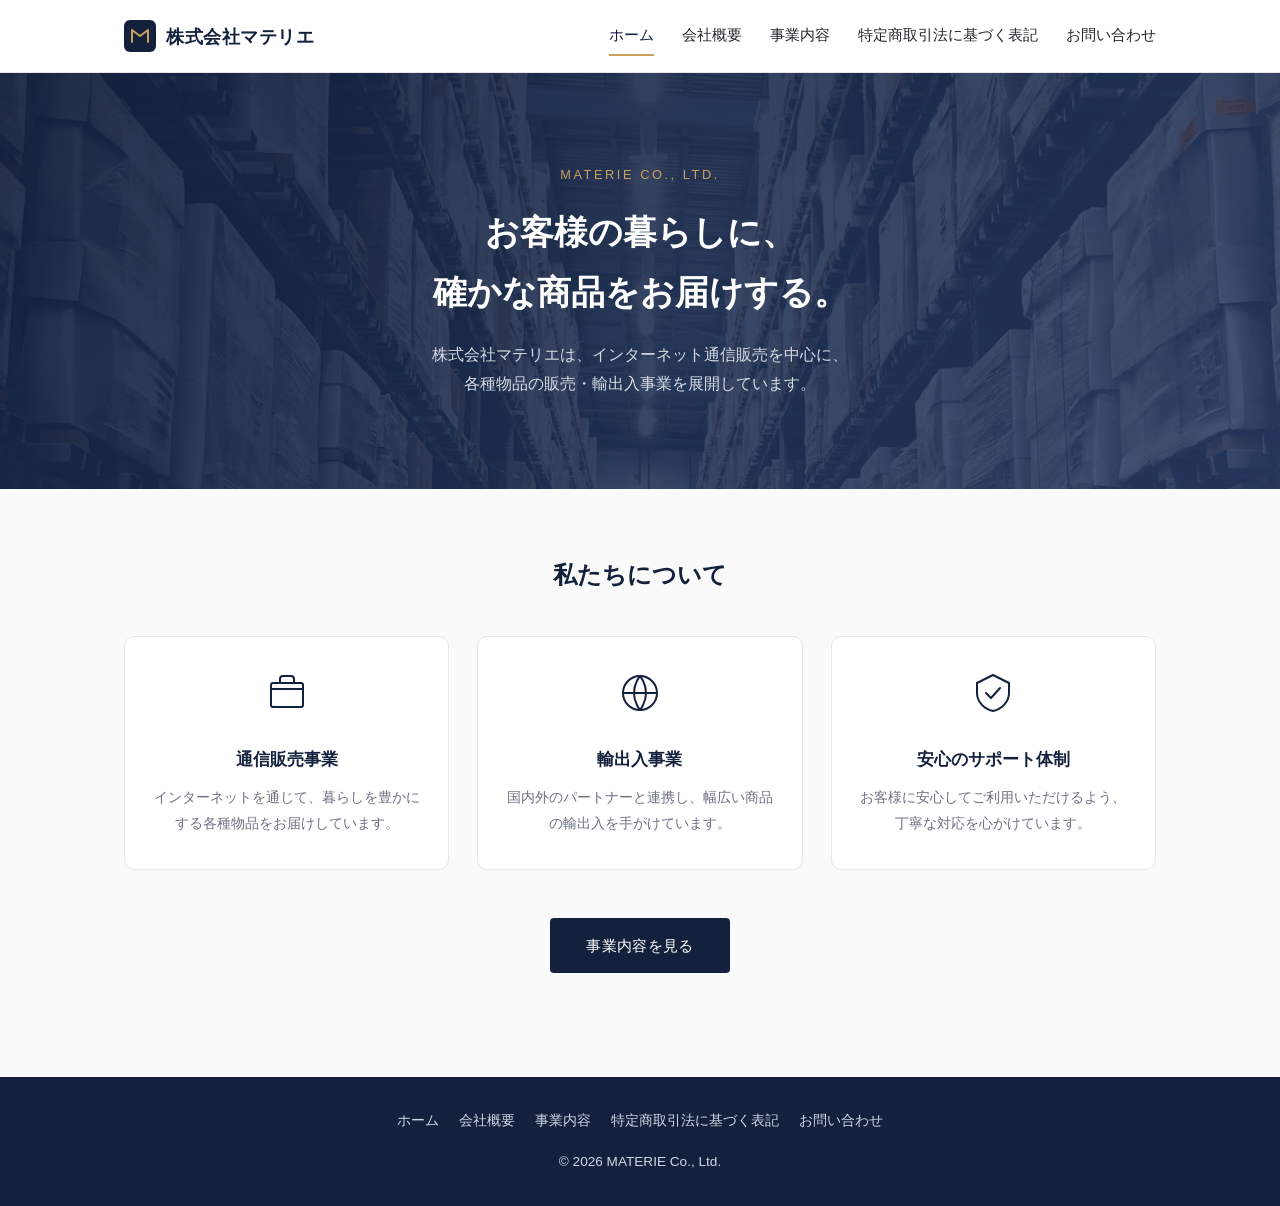
<file: index.html>
<!DOCTYPE html>
<html lang="ja">
<head>
<meta charset="UTF-8">
<meta name="viewport" content="width=device-width, initial-scale=1.0">
<title>株式会社マテリエ | MATERIE Co., Ltd.</title>
<link rel="stylesheet" href="style.css">
</head>
<body>

<header class="header">
  <div class="header-inner">
    <a href="index.html" class="brand">
      <svg class="brand-mark" viewBox="0 0 32 32" fill="none" xmlns="http://www.w3.org/2000/svg">
        <rect width="32" height="32" rx="6" fill="#14213D"/>
        <path d="M8 22V10L16 16L24 10V22" stroke="#C9A15A" stroke-width="2" stroke-linecap="round" stroke-linejoin="round"/>
      </svg>
      株式会社マテリエ
    </a>
    <input type="checkbox" id="nav-toggle" class="nav-toggle">
    <label for="nav-toggle" class="nav-toggle-label">&#9776;</label>
    <nav class="nav">
      <a href="index.html" class="active">ホーム</a>
      <a href="about.html">会社概要</a>
      <a href="business.html">事業内容</a>
      <a href="tokushoho.html">特定商取引法に基づく表記</a>
      <a href="contact.html">お問い合わせ</a>
    </nav>
  </div>
</header>

<section class="hero">
  <div class="hero-inner">
    <div class="eyebrow">MATERIE Co., Ltd.</div>
    <h1>お客様の暮らしに、<br>確かな商品をお届けする。</h1>
    <p>株式会社マテリエは、インターネット通信販売を中心に、<br>各種物品の販売・輸出入事業を展開しています。</p>
  </div>
</section>

<main>
  <div class="section-title">私たちについて</div>
  <div class="grid-3">
    <div class="card">
      <svg class="card-icon" viewBox="0 0 48 48" fill="none" xmlns="http://www.w3.org/2000/svg">
        <rect x="8" y="14" width="32" height="24" rx="2" stroke="currentColor" stroke-width="2"/>
        <path d="M8 20H40" stroke="currentColor" stroke-width="2"/>
        <path d="M17 14V10C17 8.34315 18.3431 7 20 7H28C29.6569 7 31 8.34315 31 10V14" stroke="currentColor" stroke-width="2"/>
      </svg>
      <h3>通信販売事業</h3>
      <p>インターネットを通じて、暮らしを豊かにする各種物品をお届けしています。</p>
    </div>
    <div class="card">
      <svg class="card-icon" viewBox="0 0 48 48" fill="none" xmlns="http://www.w3.org/2000/svg">
        <circle cx="24" cy="24" r="17" stroke="currentColor" stroke-width="2"/>
        <path d="M24 7C24 7 30 14 30 24C30 34 24 41 24 41" stroke="currentColor" stroke-width="2"/>
        <path d="M24 7C24 7 18 14 18 24C18 34 24 41 24 41" stroke="currentColor" stroke-width="2"/>
        <path d="M7 24H41" stroke="currentColor" stroke-width="2"/>
      </svg>
      <h3>輸出入事業</h3>
      <p>国内外のパートナーと連携し、幅広い商品の輸出入を手がけています。</p>
    </div>
    <div class="card">
      <svg class="card-icon" viewBox="0 0 48 48" fill="none" xmlns="http://www.w3.org/2000/svg">
        <path d="M24 6L40 14V24C40 32.8366 32.8366 40 24 42C15.1634 40 8 32.8366 8 24V14L24 6Z" stroke="currentColor" stroke-width="2" stroke-linejoin="round"/>
        <path d="M17 24L22 29L31 19" stroke="currentColor" stroke-width="2" stroke-linecap="round" stroke-linejoin="round"/>
      </svg>
      <h3>安心のサポート体制</h3>
      <p>お客様に安心してご利用いただけるよう、丁寧な対応を心がけています。</p>
    </div>
  </div>

  <div class="cta-row">
    <a href="business.html" class="btn">事業内容を見る</a>
  </div>
</main>

<footer>
  <div class="footer-nav">
    <a href="index.html">ホーム</a>
    <a href="about.html">会社概要</a>
    <a href="business.html">事業内容</a>
    <a href="tokushoho.html">特定商取引法に基づく表記</a>
    <a href="contact.html">お問い合わせ</a>
  </div>
  &copy; 2026 MATERIE Co., Ltd.
</footer>

</body>
</html>
</file>
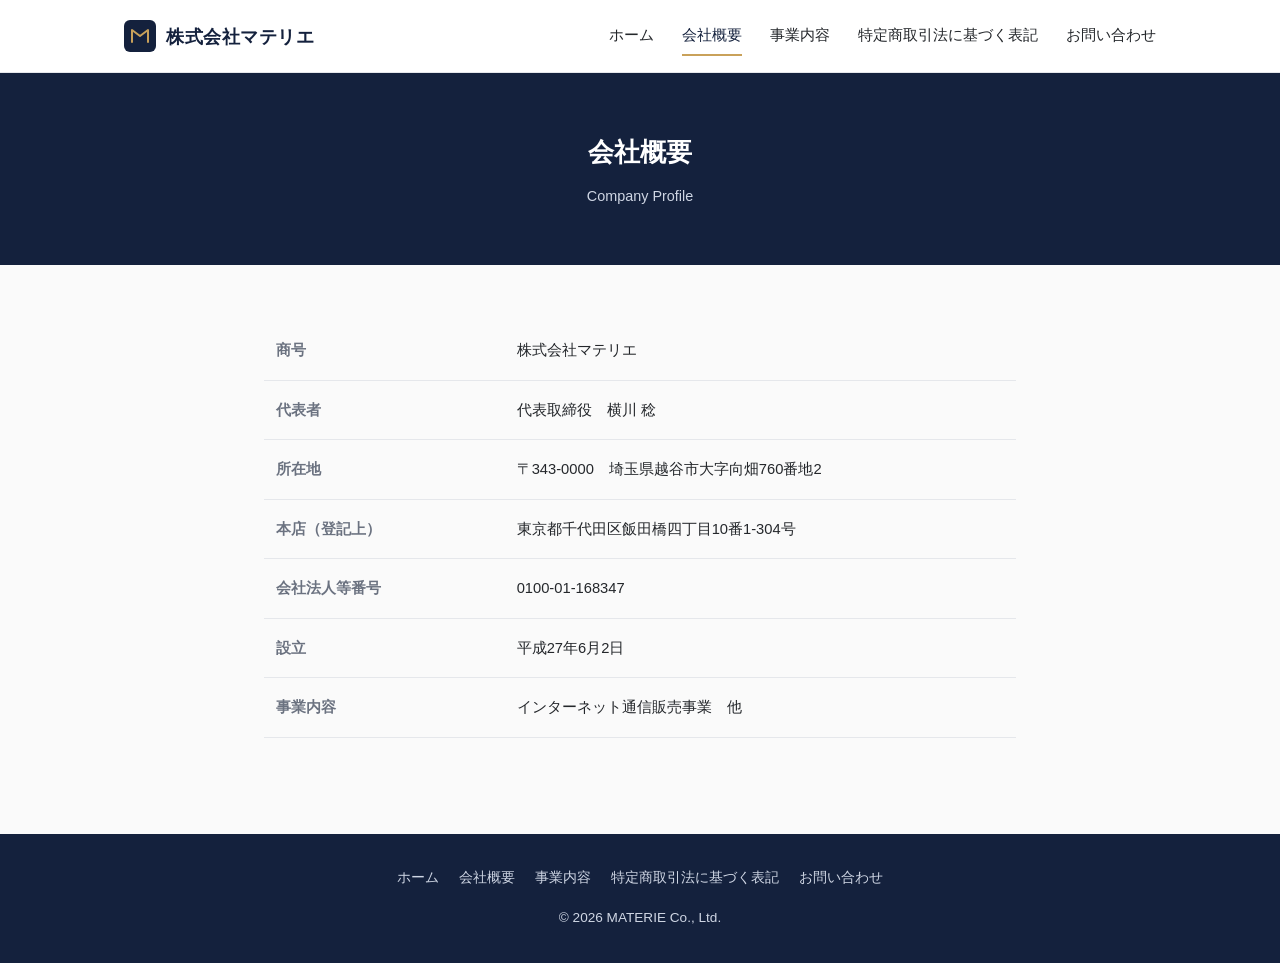
<file: about.html>
<!DOCTYPE html>
<html lang="ja">
<head>
<meta charset="UTF-8">
<meta name="viewport" content="width=device-width, initial-scale=1.0">
<title>会社概要 | 株式会社マテリエ</title>
<link rel="stylesheet" href="style.css">
</head>
<body>

<header class="header">
  <div class="header-inner">
    <a href="index.html" class="brand">
      <svg class="brand-mark" viewBox="0 0 32 32" fill="none" xmlns="http://www.w3.org/2000/svg">
        <rect width="32" height="32" rx="6" fill="#14213D"/>
        <path d="M8 22V10L16 16L24 10V22" stroke="#C9A15A" stroke-width="2" stroke-linecap="round" stroke-linejoin="round"/>
      </svg>
      株式会社マテリエ
    </a>
    <input type="checkbox" id="nav-toggle" class="nav-toggle">
    <label for="nav-toggle" class="nav-toggle-label">&#9776;</label>
    <nav class="nav">
      <a href="index.html">ホーム</a>
      <a href="about.html" class="active">会社概要</a>
      <a href="business.html">事業内容</a>
      <a href="tokushoho.html">特定商取引法に基づく表記</a>
      <a href="contact.html">お問い合わせ</a>
    </nav>
  </div>
</header>

<section class="page-hero">
  <h1>会社概要</h1>
  <p>Company Profile</p>
</section>

<main class="section-narrow">
  <table class="info">
    <tr><th>商号</th><td>株式会社マテリエ</td></tr>
    <tr><th>代表者</th><td>代表取締役　横川 稔</td></tr>
    <tr><th>所在地</th><td>〒343-0000　埼玉県越谷市大字向畑760番地2</td></tr>
    <tr><th>本店（登記上）</th><td>東京都千代田区飯田橋四丁目10番1-304号</td></tr>
    <tr><th>会社法人等番号</th><td>0100-01-168347</td></tr>
    <tr><th>設立</th><td>平成27年6月2日</td></tr>
    <tr><th>事業内容</th><td>インターネット通信販売事業　他</td></tr>
  </table>
</main>

<footer>
  <div class="footer-nav">
    <a href="index.html">ホーム</a>
    <a href="about.html">会社概要</a>
    <a href="business.html">事業内容</a>
    <a href="tokushoho.html">特定商取引法に基づく表記</a>
    <a href="contact.html">お問い合わせ</a>
  </div>
  &copy; 2026 MATERIE Co., Ltd.
</footer>

</body>
</html>
</file>
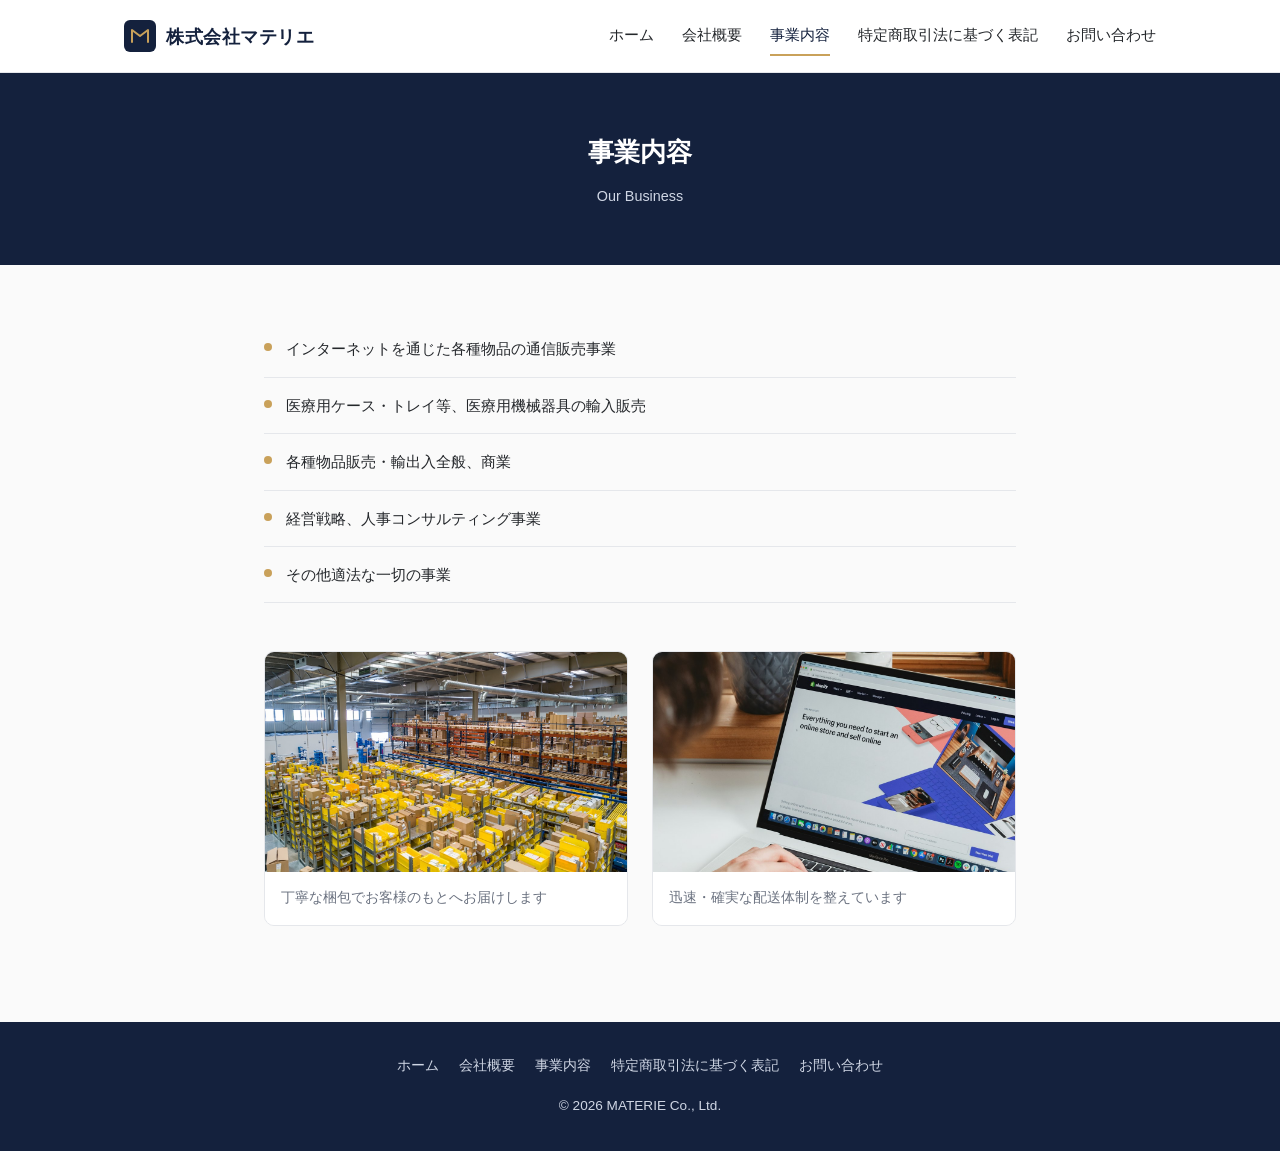
<file: business.html>
<!DOCTYPE html>
<html lang="ja">
<head>
<meta charset="UTF-8">
<meta name="viewport" content="width=device-width, initial-scale=1.0">
<title>事業内容 | 株式会社マテリエ</title>
<link rel="stylesheet" href="style.css">
</head>
<body>

<header class="header">
  <div class="header-inner">
    <a href="index.html" class="brand">
      <svg class="brand-mark" viewBox="0 0 32 32" fill="none" xmlns="http://www.w3.org/2000/svg">
        <rect width="32" height="32" rx="6" fill="#14213D"/>
        <path d="M8 22V10L16 16L24 10V22" stroke="#C9A15A" stroke-width="2" stroke-linecap="round" stroke-linejoin="round"/>
      </svg>
      株式会社マテリエ
    </a>
    <input type="checkbox" id="nav-toggle" class="nav-toggle">
    <label for="nav-toggle" class="nav-toggle-label">&#9776;</label>
    <nav class="nav">
      <a href="index.html">ホーム</a>
      <a href="about.html">会社概要</a>
      <a href="business.html" class="active">事業内容</a>
      <a href="tokushoho.html">特定商取引法に基づく表記</a>
      <a href="contact.html">お問い合わせ</a>
    </nav>
  </div>
</header>

<section class="page-hero">
  <h1>事業内容</h1>
  <p>Our Business</p>
</section>

<main class="section-narrow">
  <ul class="business-list">
    <li>インターネットを通じた各種物品の通信販売事業</li>
    <li>医療用ケース・トレイ等、医療用機械器具の輸入販売</li>
    <li>各種物品販売・輸出入全般、商業</li>
    <li>経営戦略、人事コンサルティング事業</li>
    <li>その他適法な一切の事業</li>
  </ul>

  <div class="photo-grid">
    <figure>
      <img src="images/packaging.jpg" alt="梱包作業の様子" loading="lazy">
      <figcaption>丁寧な梱包でお客様のもとへお届けします</figcaption>
    </figure>
    <figure>
      <img src="images/delivery.jpg" alt="配送の様子" loading="lazy">
      <figcaption>迅速・確実な配送体制を整えています</figcaption>
    </figure>
  </div>
</main>

<footer>
  <div class="footer-nav">
    <a href="index.html">ホーム</a>
    <a href="about.html">会社概要</a>
    <a href="business.html">事業内容</a>
    <a href="tokushoho.html">特定商取引法に基づく表記</a>
    <a href="contact.html">お問い合わせ</a>
  </div>
  &copy; 2026 MATERIE Co., Ltd.
</footer>

</body>
</html>
</file>
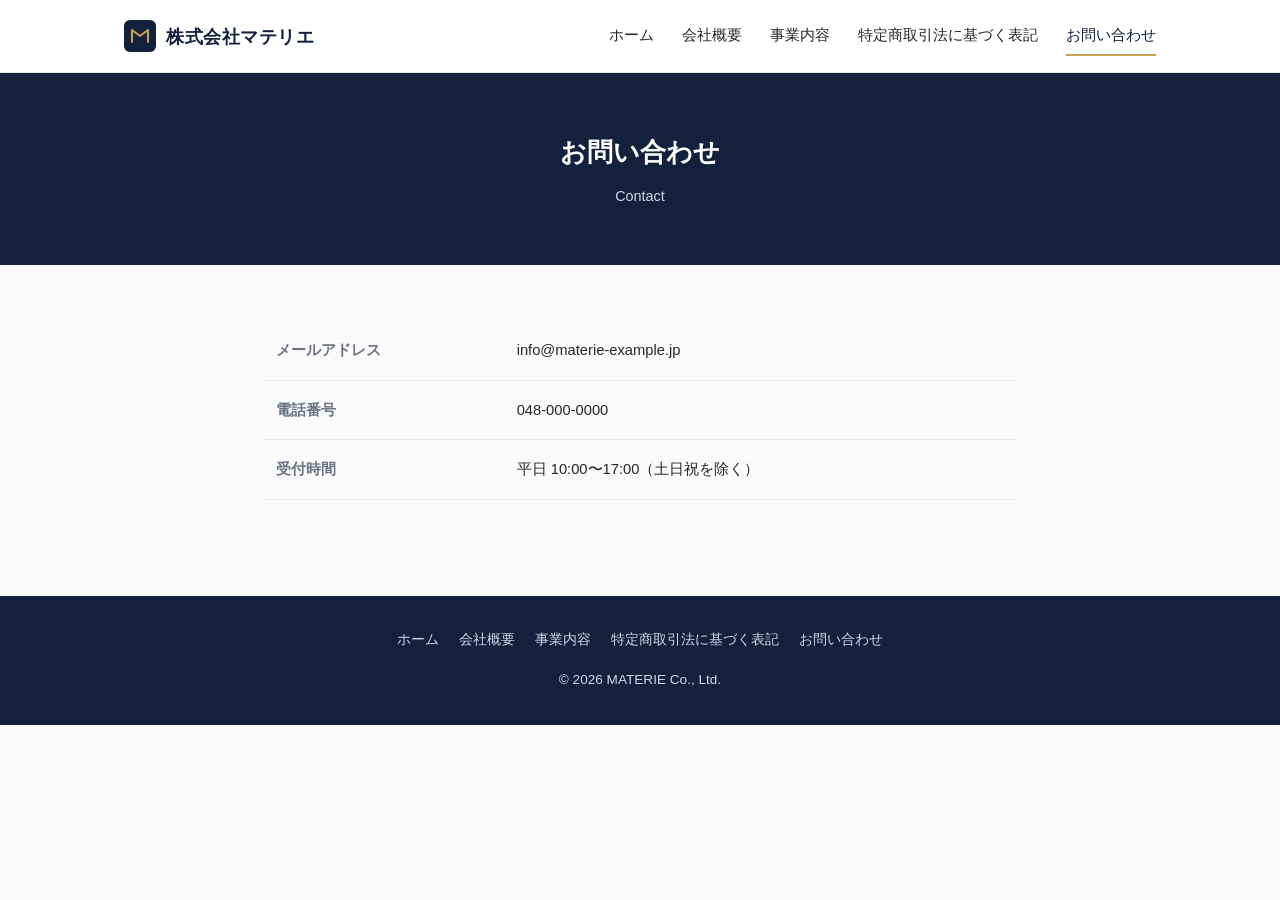
<file: contact.html>
<!DOCTYPE html>
<html lang="ja">
<head>
<meta charset="UTF-8">
<meta name="viewport" content="width=device-width, initial-scale=1.0">
<title>お問い合わせ | 株式会社マテリエ</title>
<link rel="stylesheet" href="style.css">
</head>
<body>

<header class="header">
  <div class="header-inner">
    <a href="index.html" class="brand">
      <svg class="brand-mark" viewBox="0 0 32 32" fill="none" xmlns="http://www.w3.org/2000/svg">
        <rect width="32" height="32" rx="6" fill="#14213D"/>
        <path d="M8 22V10L16 16L24 10V22" stroke="#C9A15A" stroke-width="2" stroke-linecap="round" stroke-linejoin="round"/>
      </svg>
      株式会社マテリエ
    </a>
    <input type="checkbox" id="nav-toggle" class="nav-toggle">
    <label for="nav-toggle" class="nav-toggle-label">&#9776;</label>
    <nav class="nav">
      <a href="index.html">ホーム</a>
      <a href="about.html">会社概要</a>
      <a href="business.html">事業内容</a>
      <a href="tokushoho.html">特定商取引法に基づく表記</a>
      <a href="contact.html" class="active">お問い合わせ</a>
    </nav>
  </div>
</header>

<section class="page-hero">
  <h1>お問い合わせ</h1>
  <p>Contact</p>
</section>

<main class="section-narrow">
  <table class="info">
    <tr><th>メールアドレス</th><td>info@materie-example.jp</td></tr>
    <tr><th>電話番号</th><td>048-000-0000</td></tr>
    <tr><th>受付時間</th><td>平日 10:00〜17:00（土日祝を除く）</td></tr>
  </table>
</main>

<footer>
  <div class="footer-nav">
    <a href="index.html">ホーム</a>
    <a href="about.html">会社概要</a>
    <a href="business.html">事業内容</a>
    <a href="tokushoho.html">特定商取引法に基づく表記</a>
    <a href="contact.html">お問い合わせ</a>
  </div>
  &copy; 2026 MATERIE Co., Ltd.
</footer>

</body>
</html>
</file>
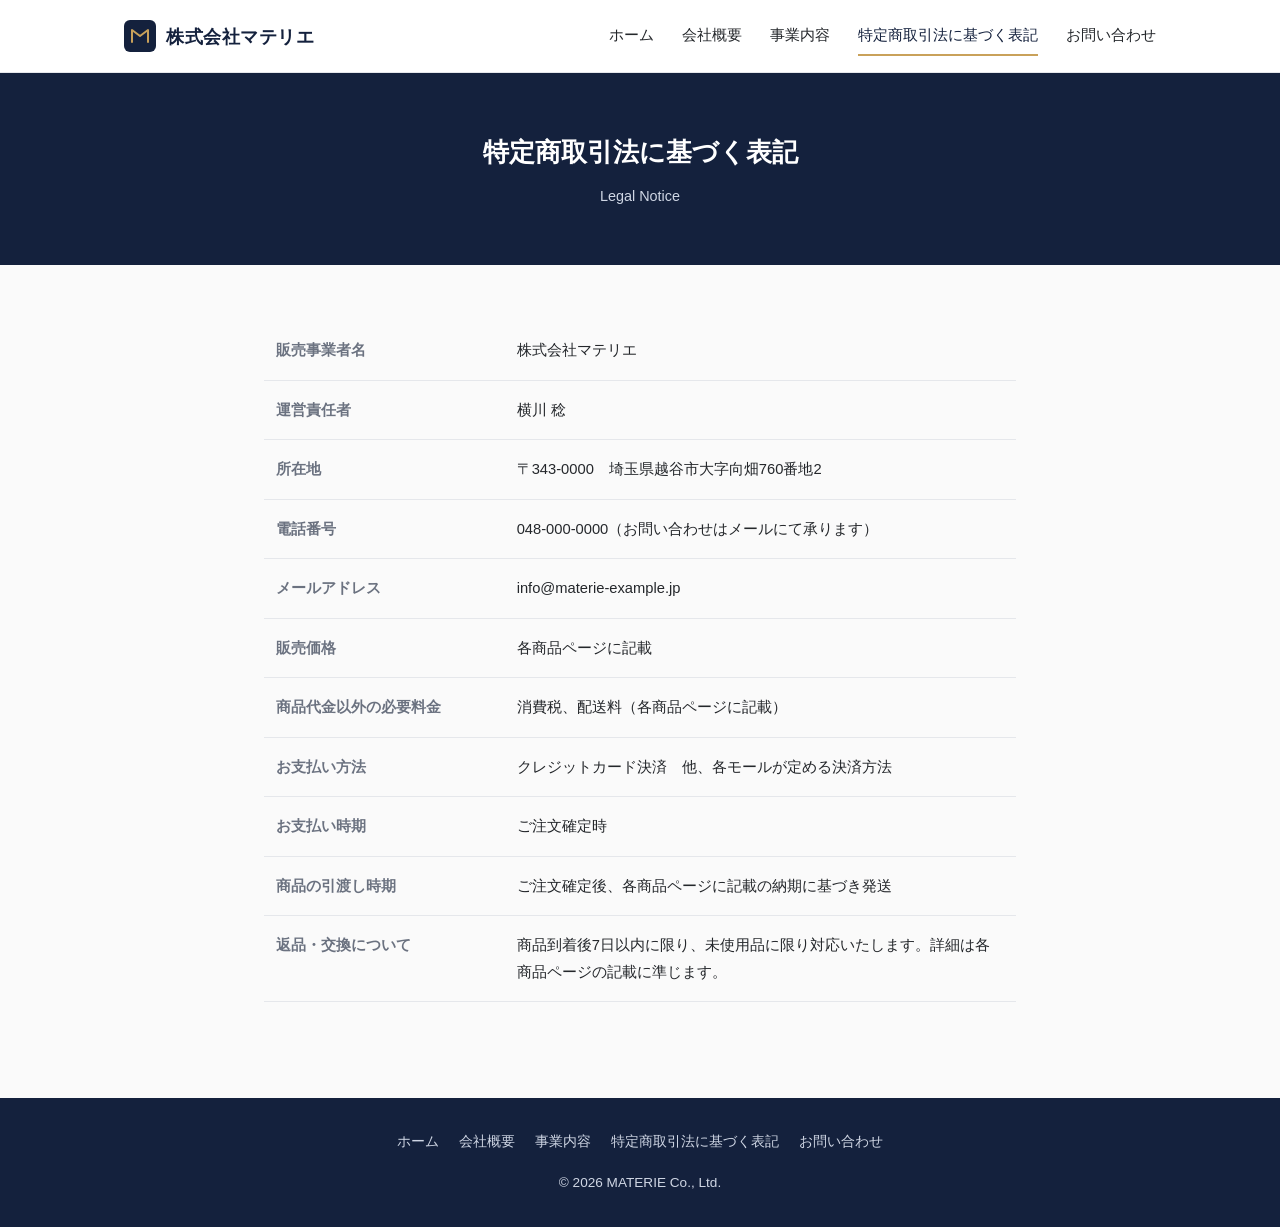
<file: tokushoho.html>
<!DOCTYPE html>
<html lang="ja">
<head>
<meta charset="UTF-8">
<meta name="viewport" content="width=device-width, initial-scale=1.0">
<title>特定商取引法に基づく表記 | 株式会社マテリエ</title>
<link rel="stylesheet" href="style.css">
</head>
<body>

<header class="header">
  <div class="header-inner">
    <a href="index.html" class="brand">
      <svg class="brand-mark" viewBox="0 0 32 32" fill="none" xmlns="http://www.w3.org/2000/svg">
        <rect width="32" height="32" rx="6" fill="#14213D"/>
        <path d="M8 22V10L16 16L24 10V22" stroke="#C9A15A" stroke-width="2" stroke-linecap="round" stroke-linejoin="round"/>
      </svg>
      株式会社マテリエ
    </a>
    <input type="checkbox" id="nav-toggle" class="nav-toggle">
    <label for="nav-toggle" class="nav-toggle-label">&#9776;</label>
    <nav class="nav">
      <a href="index.html">ホーム</a>
      <a href="about.html">会社概要</a>
      <a href="business.html">事業内容</a>
      <a href="tokushoho.html" class="active">特定商取引法に基づく表記</a>
      <a href="contact.html">お問い合わせ</a>
    </nav>
  </div>
</header>

<section class="page-hero">
  <h1>特定商取引法に基づく表記</h1>
  <p>Legal Notice</p>
</section>

<main class="section-narrow">
  <table class="info">
    <tr><th>販売事業者名</th><td>株式会社マテリエ</td></tr>
    <tr><th>運営責任者</th><td>横川 稔</td></tr>
    <tr><th>所在地</th><td>〒343-0000　埼玉県越谷市大字向畑760番地2</td></tr>
    <tr><th>電話番号</th><td>048-000-0000（お問い合わせはメールにて承ります）</td></tr>
    <tr><th>メールアドレス</th><td>info@materie-example.jp</td></tr>
    <tr><th>販売価格</th><td>各商品ページに記載</td></tr>
    <tr><th>商品代金以外の必要料金</th><td>消費税、配送料（各商品ページに記載）</td></tr>
    <tr><th>お支払い方法</th><td>クレジットカード決済　他、各モールが定める決済方法</td></tr>
    <tr><th>お支払い時期</th><td>ご注文確定時</td></tr>
    <tr><th>商品の引渡し時期</th><td>ご注文確定後、各商品ページに記載の納期に基づき発送</td></tr>
    <tr><th>返品・交換について</th><td>商品到着後7日以内に限り、未使用品に限り対応いたします。詳細は各商品ページの記載に準じます。</td></tr>
  </table>
</main>

<footer>
  <div class="footer-nav">
    <a href="index.html">ホーム</a>
    <a href="about.html">会社概要</a>
    <a href="business.html">事業内容</a>
    <a href="tokushoho.html">特定商取引法に基づく表記</a>
    <a href="contact.html">お問い合わせ</a>
  </div>
  &copy; 2026 MATERIE Co., Ltd.
</footer>

</body>
</html>
</file>
<file: style.css>
:root {
  --navy: #14213d;
  --navy-light: #1f2f52;
  --accent: #c9a15a;
  --bg: #fafafa;
  --text: #24272b;
  --muted: #6b7280;
  --border: #e5e7eb;
}

* { box-sizing: border-box; margin: 0; padding: 0; }

html { scroll-behavior: smooth; }

body {
  font-family: "Hiragino Kaku Gothic ProN", "Hiragino Sans", "Yu Gothic", Meiryo, sans-serif;
  color: var(--text);
  background: var(--bg);
  line-height: 1.8;
}

a { color: inherit; }

.header {
  position: sticky;
  top: 0;
  z-index: 100;
  background: #fff;
  border-bottom: 1px solid var(--border);
}

.header-inner {
  max-width: 1080px;
  margin: 0 auto;
  padding: 16px 24px;
  display: flex;
  align-items: center;
  justify-content: space-between;
}

.brand {
  font-size: 1.15rem;
  font-weight: 700;
  letter-spacing: 0.03em;
  color: var(--navy);
  text-decoration: none;
  display: flex;
  align-items: center;
  gap: 10px;
}

.brand-mark {
  width: 32px;
  height: 32px;
  flex-shrink: 0;
}

.nav {
  display: flex;
  gap: 28px;
}

.nav a {
  font-size: 0.92rem;
  text-decoration: none;
  color: var(--text);
  padding: 6px 0;
  border-bottom: 2px solid transparent;
}

.nav a:hover, .nav a.active {
  color: var(--navy);
  border-bottom-color: var(--accent);
}

.nav-toggle { display: none; }

@media (max-width: 720px) {
  .nav {
    position: absolute;
    top: 100%;
    left: 0;
    right: 0;
    background: #fff;
    flex-direction: column;
    gap: 0;
    display: none;
    border-bottom: 1px solid var(--border);
  }
  .nav a { padding: 14px 24px; border-bottom: 1px solid var(--border); }
  .nav-toggle:checked ~ .nav { display: flex; }
  .nav-toggle-label {
    display: block;
    cursor: pointer;
    font-size: 1.4rem;
    color: var(--navy);
  }
}

@media (min-width: 721px) {
  .nav-toggle-label { display: none; }
}

.hero {
  background:
    linear-gradient(135deg, rgba(20,33,61,0.92) 0%, rgba(31,47,82,0.88) 60%, rgba(43,58,99,0.85) 100%),
    url("images/hero-warehouse.jpg") center 30% / cover no-repeat;
  color: #fff;
  padding: 90px 24px;
  text-align: center;
}

.photo-grid {
  display: grid;
  grid-template-columns: repeat(2, 1fr);
  gap: 24px;
  margin-top: 48px;
}

@media (max-width: 720px) {
  .photo-grid { grid-template-columns: 1fr; }
}

.photo-grid figure {
  margin: 0;
  border-radius: 10px;
  overflow: hidden;
  border: 1px solid var(--border);
}

.photo-grid img {
  width: 100%;
  height: 220px;
  object-fit: cover;
  display: block;
}

.photo-grid figcaption {
  padding: 14px 16px;
  font-size: 0.85rem;
  color: var(--muted);
  background: #fff;
}

.hero-inner { max-width: 720px; margin: 0 auto; }

.hero .eyebrow {
  letter-spacing: 0.2em;
  font-size: 0.8rem;
  color: var(--accent);
  text-transform: uppercase;
  margin-bottom: 16px;
}

.hero h1 {
  font-size: 2.1rem;
  font-weight: 700;
  margin-bottom: 18px;
}

.hero p {
  color: #d7dce6;
  font-size: 1rem;
}

.page-hero {
  background: var(--navy);
  color: #fff;
  padding: 56px 24px;
  text-align: center;
}

.page-hero h1 { font-size: 1.6rem; }
.page-hero p { color: #cfd6e4; margin-top: 8px; font-size: 0.9rem; }

main { max-width: 1080px; margin: 0 auto; padding: 64px 24px; }

.section-narrow { max-width: 800px; margin: 0 auto; padding: 56px 24px; }

.section-title {
  font-size: 1.5rem;
  font-weight: 700;
  color: var(--navy);
  text-align: center;
  margin-bottom: 40px;
}

.grid-3 {
  display: grid;
  grid-template-columns: repeat(3, 1fr);
  gap: 28px;
}

@media (max-width: 720px) {
  .grid-3 { grid-template-columns: 1fr; }
}

.card {
  background: #fff;
  border: 1px solid var(--border);
  border-radius: 10px;
  padding: 32px 24px;
  text-align: center;
}

.card-icon {
  width: 48px;
  height: 48px;
  margin: 0 auto 18px;
  color: var(--navy);
}

.card h3 {
  font-size: 1.05rem;
  margin-bottom: 10px;
  color: var(--navy);
}

.card p {
  font-size: 0.9rem;
  color: var(--muted);
}

.cta-row {
  text-align: center;
  margin-top: 48px;
}

.btn {
  display: inline-block;
  background: var(--navy);
  color: #fff;
  text-decoration: none;
  padding: 14px 36px;
  border-radius: 4px;
  font-size: 0.95rem;
  letter-spacing: 0.02em;
}

.btn:hover { background: var(--navy-light); }

table.info {
  width: 100%;
  border-collapse: collapse;
}

table.info th, table.info td {
  text-align: left;
  padding: 16px 12px;
  border-bottom: 1px solid var(--border);
  vertical-align: top;
  font-size: 0.92rem;
}

table.info th {
  width: 32%;
  color: var(--muted);
  font-weight: 600;
  white-space: nowrap;
}

ul.business-list {
  list-style: none;
  padding: 0;
}

ul.business-list li {
  padding: 14px 0;
  border-bottom: 1px solid var(--border);
  display: flex;
  gap: 14px;
  align-items: flex-start;
  font-size: 0.95rem;
}

ul.business-list li::before {
  content: "";
  width: 8px;
  height: 8px;
  border-radius: 50%;
  background: var(--accent);
  margin-top: 8px;
  flex-shrink: 0;
}

.breadcrumb {
  font-size: 0.8rem;
  color: var(--muted);
  margin-bottom: 8px;
}

footer {
  background: var(--navy);
  color: #cfd6e4;
  text-align: center;
  padding: 32px 24px;
  font-size: 0.85rem;
  margin-top: 40px;
}

footer .footer-nav {
  display: flex;
  justify-content: center;
  gap: 20px;
  margin-bottom: 16px;
  flex-wrap: wrap;
}

footer .footer-nav a { text-decoration: none; color: #cfd6e4; font-size: 0.85rem; }
footer .footer-nav a:hover { color: #fff; }
</file>
